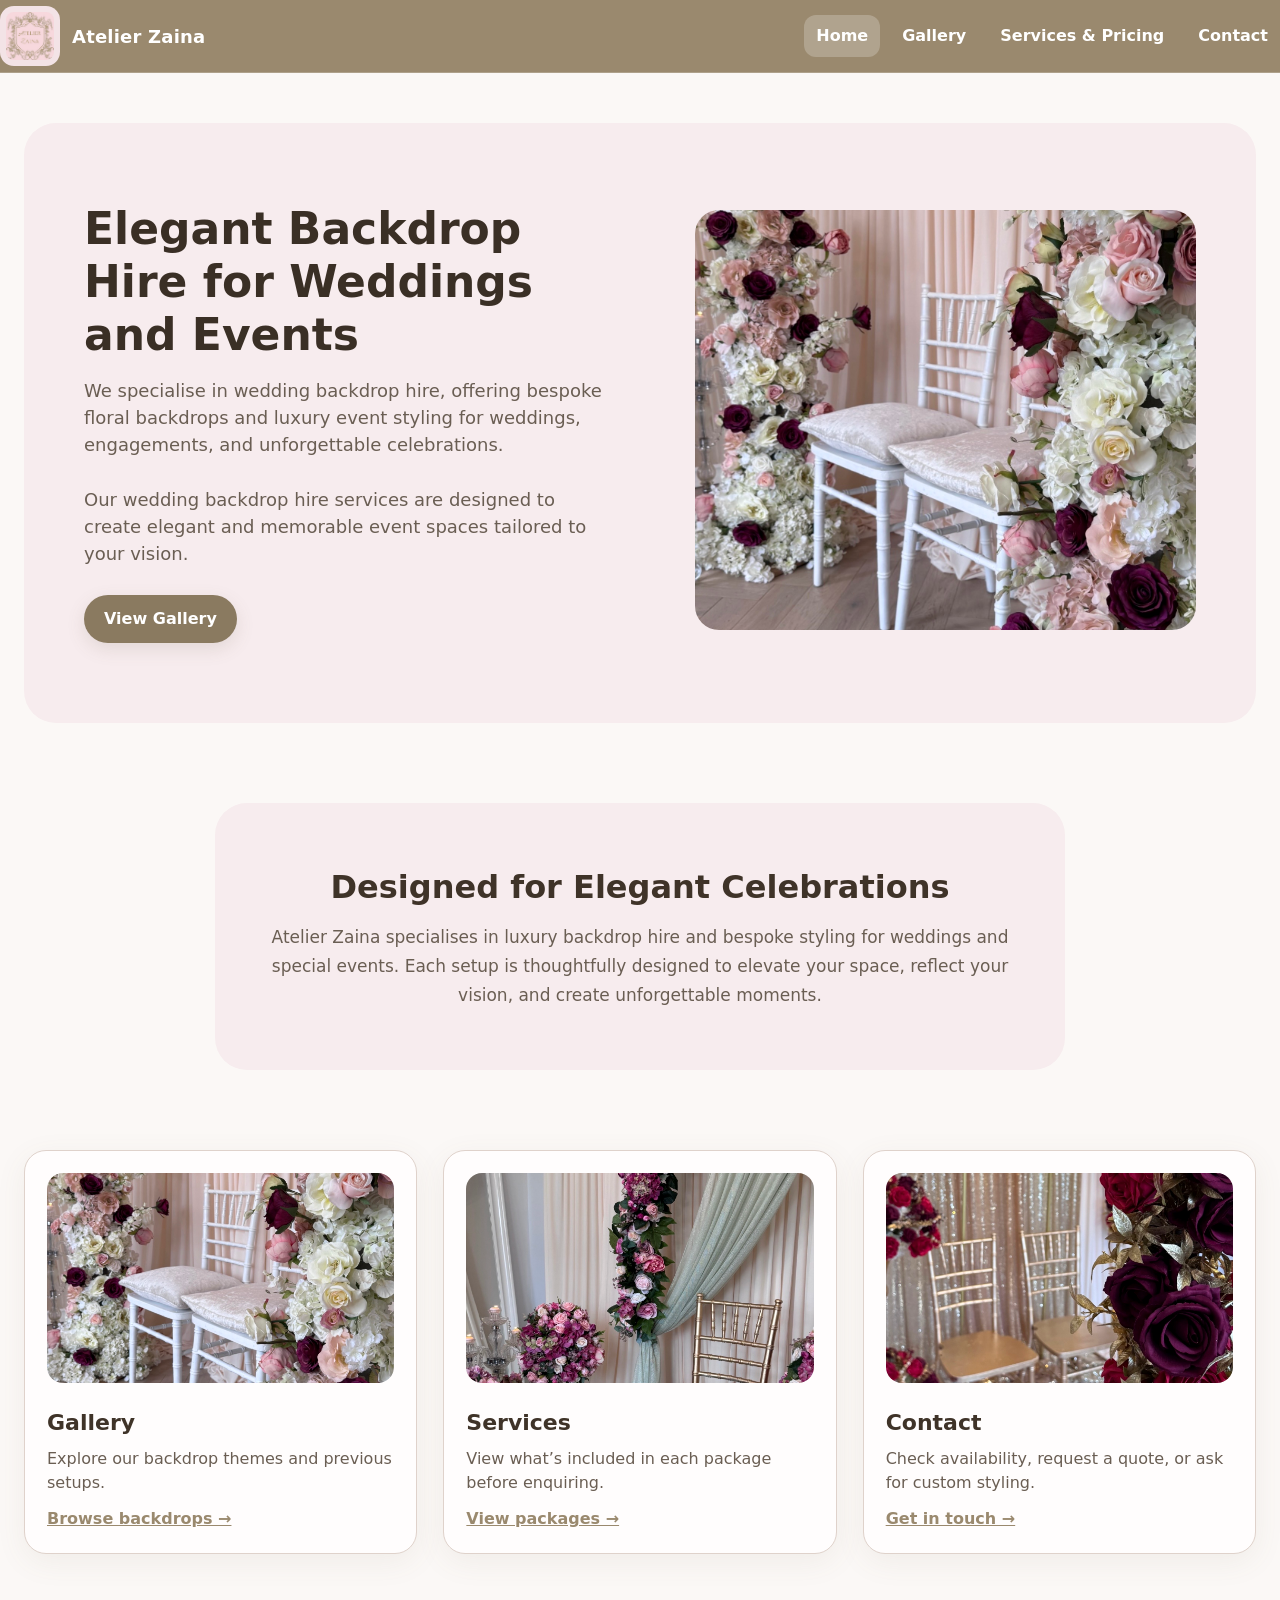
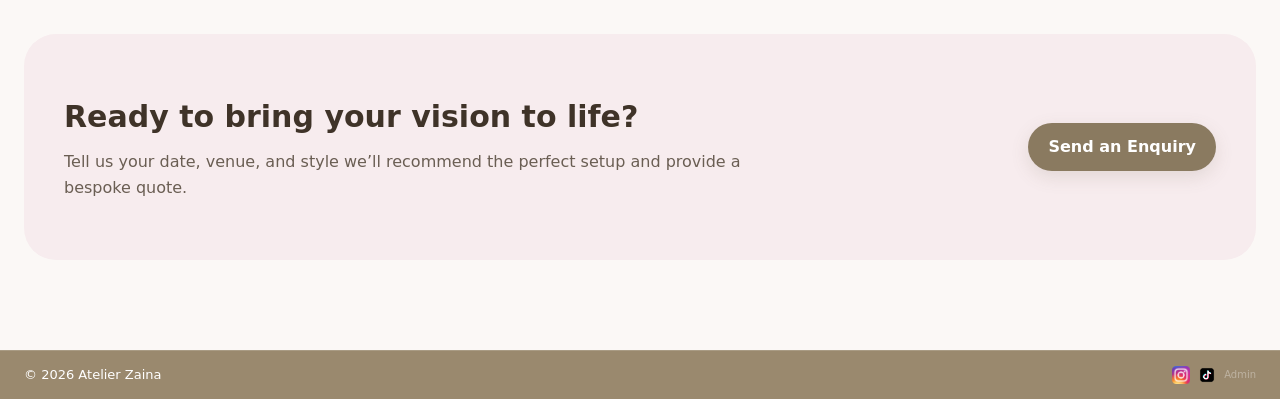
<file: index.html>
<!doctype html>
<html lang="en">
<head>
  <meta charset="utf-8" />
  <meta name="viewport" content="width=device-width, initial-scale=1" />
  <title>Atelier Zaina | Wedding Backdrop Hire</title>

  <link rel="stylesheet" href="css/style.css" />

  <link rel="icon" type="image/png" href="images/logo.png">
  <link rel="apple-touch-icon" href="images/logo.png">
</head>

<body>
  <header class="site-header">
    <div class="container header-inner">
      <a class="brand" href="index.html">
        <img src="images/logo.png" alt="Atelier Zaina logo" class="logo" />
        <span class="brand-name">Atelier Zaina</span>
      </a>

      <nav class="nav">
        <a href="index.html" class="active">Home</a>
        <a href="gallery.html">Gallery</a>
        <a href="services.html">Services & Pricing</a>
        <a href="contact.html">Contact</a>
      </nav>
    </div>
  </header>

  <main class="container">

    <section class="hero">
      <div class="hero-content">
        <h1>Elegant Backdrop Hire for Weddings and Events</h1>
        <p>
          We specialise in wedding backdrop hire, offering bespoke floral backdrops and luxury event styling for weddings, engagements, and unforgettable celebrations.
        </p>
        <p>
          Our wedding backdrop hire services are designed to create elegant and memorable event spaces tailored to your vision.
        </p>
        <a href="gallery.html" class="btn-primary">View Gallery</a>
      </div>

      <div class="hero-image">
        <img src="images/neutral-theme1.jpeg" alt="Luxury wedding backdrop">
      </div>
    </section>

    <!-- ABOUT / BRAND -->
    <section class="about section-soft">
      <h2>Designed for Elegant Celebrations</h2>
      <p>
        Atelier Zaina specialises in luxury backdrop hire and bespoke styling for weddings and special events.
        Each setup is thoughtfully designed to elevate your space, reflect your vision, and create unforgettable moments.
      </p>
    </section>

    <!-- FEATURE CARDS -->
    <section class="home-grid">
      <a class="home-card" href="gallery.html">
        <img src="images/neutral-theme1.jpeg" alt="">
        <h2>Gallery</h2>
        <p>Explore our backdrop themes and previous setups.</p>
        <span class="home-link">Browse backdrops →</span>
      </a>

      <a class="home-card" href="services.html">
        <img src="images/mint-theme2.jpeg" alt="">
        <h2>Services</h2>
        <p>View what’s included in each package before enquiring.</p>
        <span class="home-link">View packages →</span>
      </a>

      <a class="home-card" href="contact.html">
        <img src="images/red-theme1.jpeg" alt="">
        <h2>Contact</h2>
        <p>Check availability, request a quote, or ask for custom styling.</p>
        <span class="home-link">Get in touch →</span>
      </a>
    </section>

    <section class="cta section-soft">
      <div class="cta-inner">
        <div>
          <h2>Ready to bring your vision to life?</h2>
          <p>
            Tell us your date, venue, and style  we’ll recommend the perfect setup and provide a bespoke quote.
          </p>
        </div>
        <a class="btn-primary" href="contact.html">Send an Enquiry</a>
      </div>
    </section>

  </main>

  <footer class="site-footer">
    <div class="container footer-inner">
      <p>© <span id="year"></span> Atelier Zaina</p>
      <div class="footer-links">
        <a href="https://www.instagram.com/atelierzaina/" target="_blank">
        <img src="images/instagram.png" alt="Instagram" class="social-icon">
        </a>
        <a href="https://www.tiktok.com/@atelierzaina" target="_blank">
  <img src="images/tiktok.png" alt="TikTok" class="social-icon">
        </a>
        <a href="/admin/login.php" class="admin-link">Admin</a>
      </div>
    </div>
  </footer>

  <script>
    document.getElementById("year").textContent = new Date().getFullYear();
  </script>
</body>
</html>
</file>
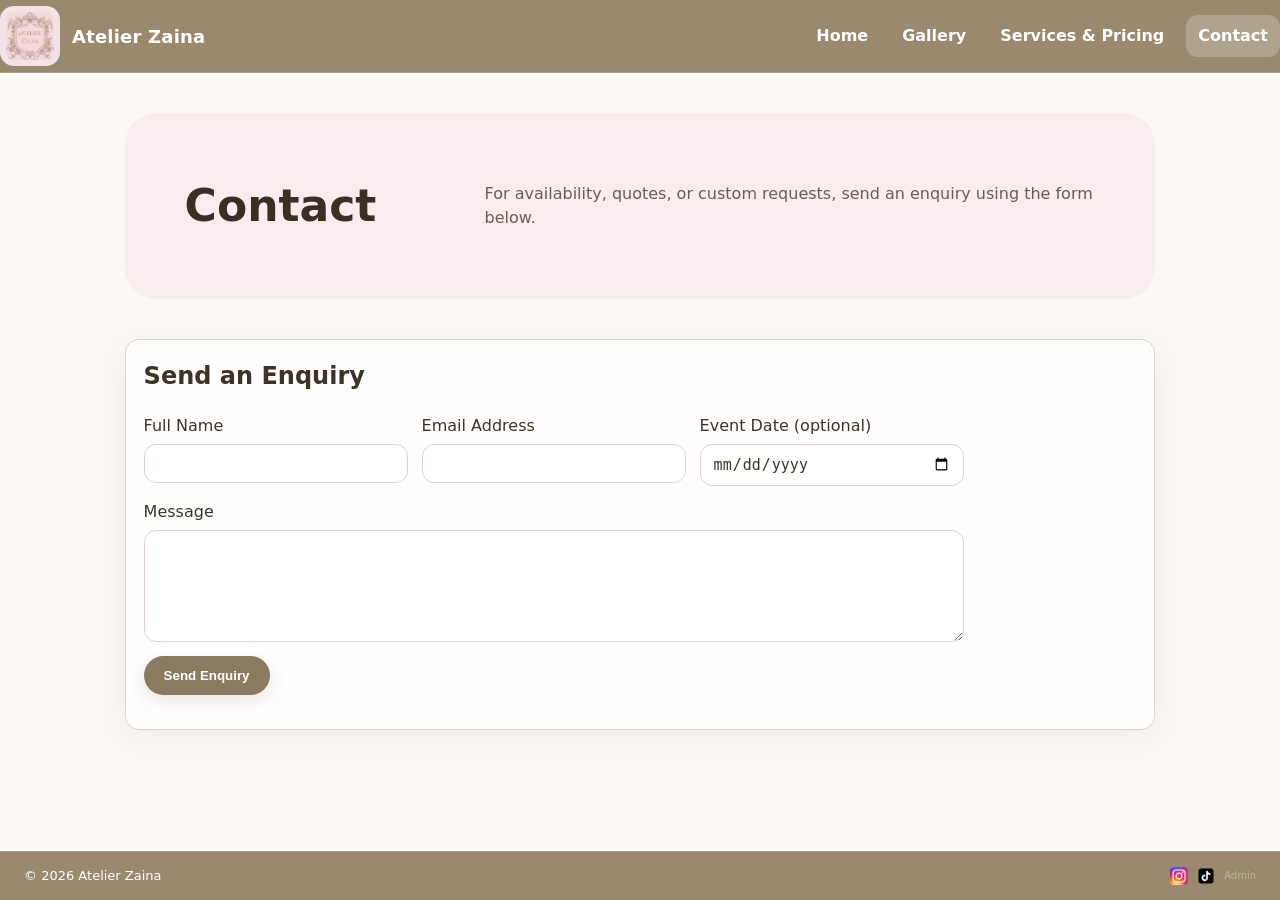
<file: contact.html>
<!doctype html>
<html lang="en">
<head>
  <meta charset="utf-8" />
  <meta name="viewport" content="width=device-width, initial-scale=1" />
  <title>Contact | Atelier Zaina</title>

  <link rel="stylesheet" href="css/style.css" />

  <!-- Tab icon (favicon) -->
  <link rel="icon" type="image/png" href="images/logo.png">
  <link rel="apple-touch-icon" href="images/logo.png">
</head>

<body>
  <header class="site-header">
    <div class="container header-inner">
      <a class="brand" href="index.html">
        <img src="images/logo.png" alt="Atelier Zaina logo" class="logo" />
        <span class="brand-name">Atelier Zaina</span>
      </a>

      <nav class="nav">
        <a href="index.html">Home</a>
        <a href="gallery.html">Gallery</a>
        <a href="services.html">Services &amp; Pricing</a>
        <a href="contact.html" class="active">Contact</a>
      </nav>
    </div>
  </header>

  <main class="container">
    <section class="contact-hero">
    <h1>Contact</h1>
    <p>
    For availability, quotes, or custom requests, send an enquiry using the form below.
    </p>
    </section>


    <section class="card">
      <h2>Send an Enquiry</h2>

      <form id="contactForm" class="form" novalidate>
        <div class="form-grid">
          <div class="field">
            <label for="name">Full Name</label>
            <input id="name" name="name" type="text" autocomplete="name" required>
          </div>

          <div class="field">
            <label for="email">Email Address</label>
            <input id="email" name="email" type="email" autocomplete="email" required>
          </div>

          <div class="field">
            <label for="date">Event Date (optional)</label>
            <input id="date" name="date" type="date">
          </div>

          <div class="field field-full">
            <label for="message">Message</label>
            <textarea id="message" name="message" rows="5" required></textarea>
          </div>
        </div>

        <button type="submit">Send Enquiry</button>

        <p id="formStatus" class="status" aria-live="polite"></p>
      </form>
    </section>
  </main>

  <footer class="site-footer">
    <div class="container footer-inner">
      <p>© <span id="year"></span> Atelier Zaina</p>
      <div class="footer-links">
        <a href="https://www.instagram.com/atelierzaina/" target="_blank">
        <img src="images/instagram.png" alt="Instagram" class="social-icon">
        </a>
        <a href="https://www.tiktok.com/@atelierzaina" target="_blank">
        <img src="images/tiktok.png" alt="TikTok" class="social-icon tiktok-icon">
        </a>
        <a href="/admin/login.php" class="admin-link">Admin</a>
      </div>
    </div>
  </footer>

  <script>
    // Footer year
    document.getElementById("year").textContent = new Date().getFullYear();

    // Contact form submit (NO MAILTO)
    const form = document.getElementById("contactForm");
    const statusMsg = document.getElementById("formStatus");

    form.addEventListener("submit", async (e) => {
      e.preventDefault();

      // Basic browser validation message
      if (!form.checkValidity()) {
        statusMsg.textContent = "Please fill in all required fields.";
        return;
      }

      statusMsg.textContent = "Sending your enquiry…";

      const formData = new FormData(form);

      try {
        const res = await fetch("send_enquiry.php", {
          method: "POST",
          body: formData
        });

        const text = await res.text();

        if (res.ok && text.trim() === "OK") {
          form.reset();
          statusMsg.textContent = "Your enquiry has been sent successfully.";
        } else {
          statusMsg.textContent = "Something went wrong. Please try again.";
        }
      } catch (err) {
        statusMsg.textContent = "Network/server error.";
      }
    });
  </script>
</body>
</html>
</file>
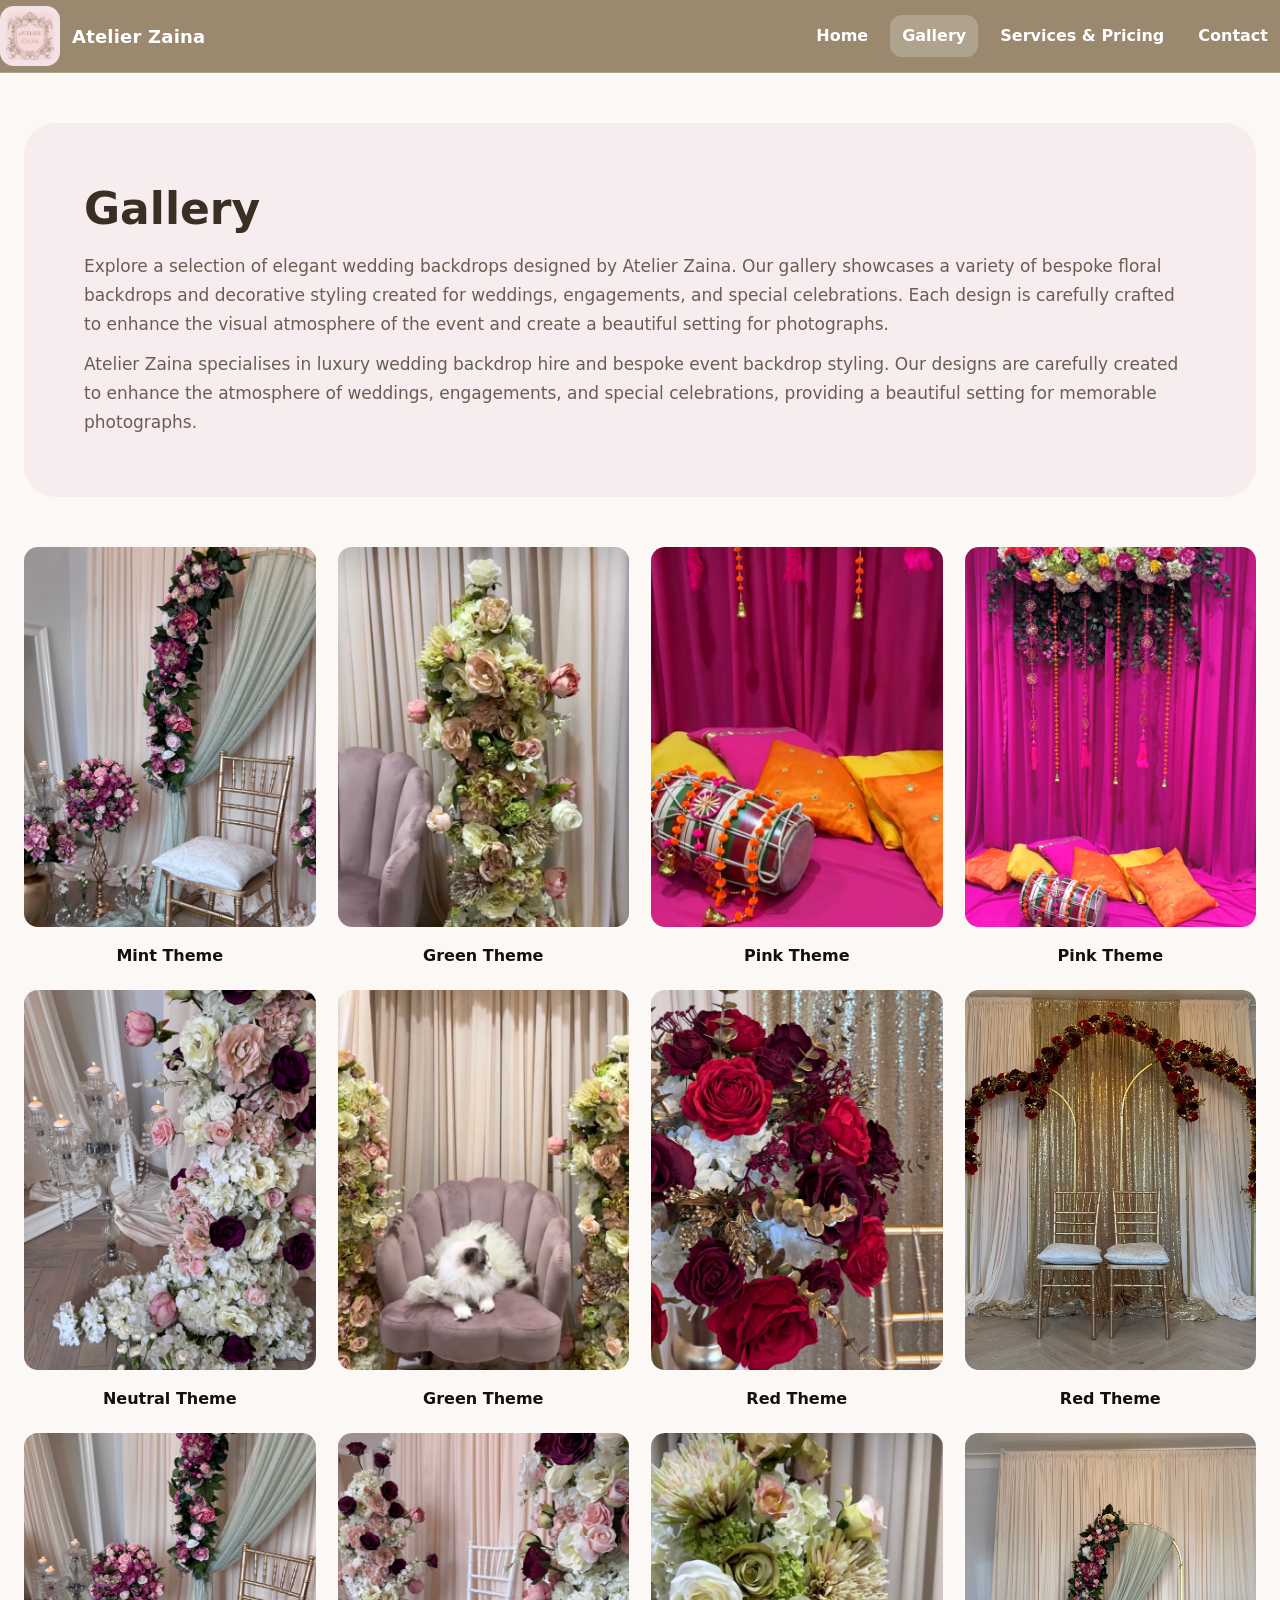
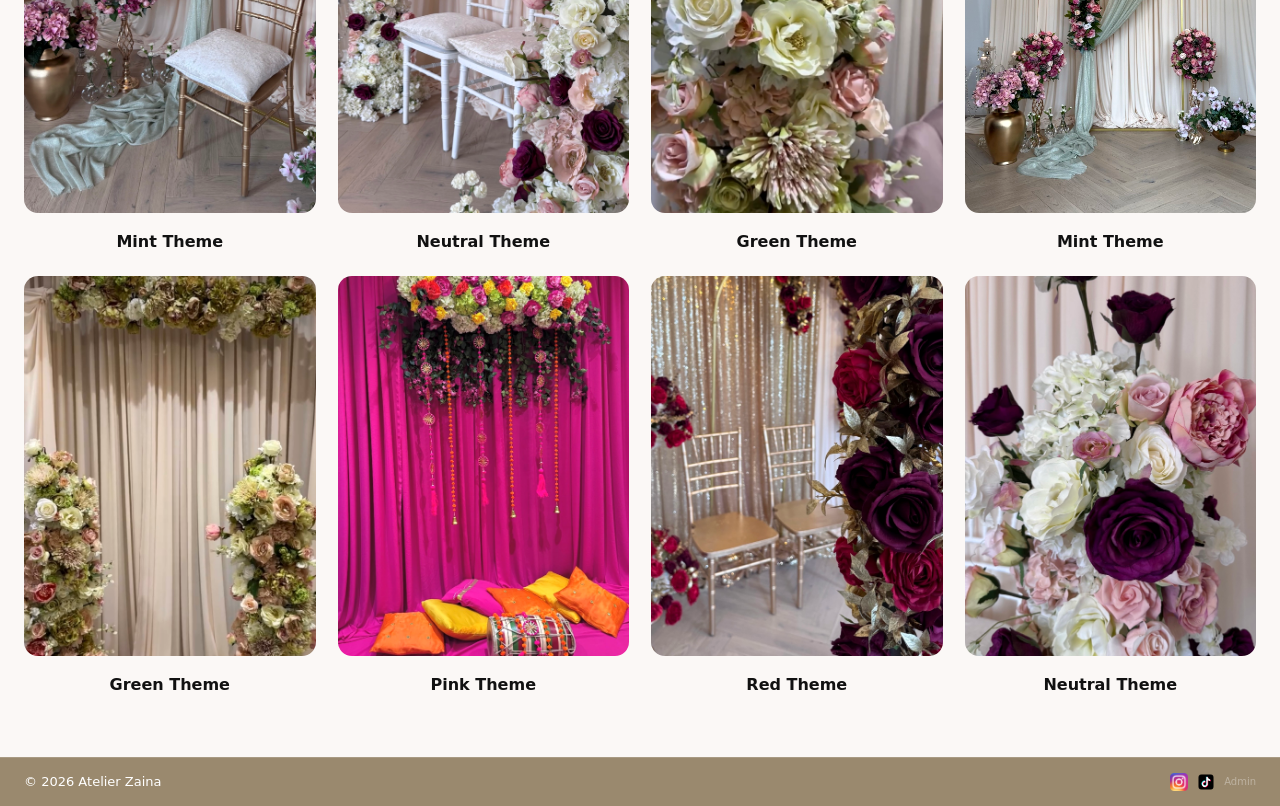
<file: gallery.html>
<!doctype html>
<html lang="en">
<head>
  <meta charset="utf-8" />
  <meta name="viewport" content="width=device-width, initial-scale=1" />
  <title>Gallery | Atelier Zaina</title>

  <link rel="stylesheet" href="css/style.css" />
  <link rel="icon" type="image/png" href="images/logo.png">
  <link rel="apple-touch-icon" href="images/logo.png">
</head>

<body>
  <header class="site-header">
    <div class="container header-inner">
      <a class="brand" href="index.html">
        <img src="images/logo.png" alt="Atelier Zaina logo" class="logo" />
        <span class="brand-name">Atelier Zaina</span>
      </a>

      <nav class="nav">
        <a href="index.html">Home</a>
        <a href="gallery.html" class="active">Gallery</a>
        <a href="services.html">Services &amp; Pricing</a>
        <a href="contact.html">Contact</a>
      </nav>
    </div>
  </header>

  <main class="container">
    <section class="page-hero">
      <h1>Gallery</h1>
      <p>Explore a selection of elegant wedding backdrops designed by Atelier Zaina. Our gallery showcases a variety of bespoke floral backdrops and decorative styling created for weddings, engagements, and special celebrations. Each design is carefully crafted to enhance the visual atmosphere of the event and create a beautiful setting for photographs.</p>
      <p>Atelier Zaina specialises in luxury wedding backdrop hire and bespoke event backdrop styling. Our designs are carefully created to enhance the atmosphere of weddings, engagements, and special celebrations, providing a beautiful setting for memorable photographs.</p>
    </section>
  
    <!-- Big 4-column gallery grid -->
    <section class="gallery-grid" id="galleryGrid">

      <figure class="gallery-item">
        <img src="images/mint-theme1.jpeg" alt="Mint theme backdrop 1" loading="lazy">
        <figcaption>Mint Theme</figcaption>
      </figure>

      <figure class="gallery-item">
        <img src="images/mint-theme2.jpeg" alt="Mint theme backdrop 2" loading="lazy">
        <figcaption>Mint Theme</figcaption>
      </figure>

      <figure class="gallery-item">
        <img src="images/mint-theme3.jpeg" alt="Mint theme backdrop 1" loading="lazy">
        <figcaption>Mint Theme</figcaption>
      </figure>

      <figure class="gallery-item">
        <img src="images/neutral-theme1.jpeg" alt="Neutral theme backdrop 1" loading="lazy">
        <figcaption>Neutral Theme</figcaption>
      </figure>

      <figure class="gallery-item">
        <img src="images/neutral-theme2.jpeg" alt="Neutral theme backdrop 2" loading="lazy">
        <figcaption>Neutral Theme</figcaption>
      </figure>

      <figure class="gallery-item">
        <img src="images/neutral-theme3.jpeg" alt="Neutral theme backdrop 3" loading="lazy">
        <figcaption>Neutral Theme</figcaption>
      </figure>

      <figure class="gallery-item">
        <img src="images/pink-theme1.jpeg" alt="Pink theme backdrop 1" loading="lazy">
        <figcaption>Pink Theme</figcaption>
      </figure>

      <figure class="gallery-item">
        <img src="images/pink-theme2.jpeg" alt="Pink theme backdrop 2" loading="lazy">
        <figcaption>Pink Theme</figcaption>
      </figure>

      <figure class="gallery-item">
        <img src="images/pink-theme3.jpeg" alt="Pink theme backdrop 3" loading="lazy">
        <figcaption>Pink Theme</figcaption>
      </figure>

      <figure class="gallery-item">
        <img src="images/green-theme1.jpeg" alt="Green theme backdrop 1" loading="lazy">
        <figcaption>Green Theme</figcaption>
      </figure>

      <figure class="gallery-item">
        <img src="images/green-theme2.jpeg" alt="Green theme backdrop 2" loading="lazy">
        <figcaption>Green Theme</figcaption>
      </figure>

      <figure class="gallery-item">
        <img src="images/green-theme3.jpeg" alt="Green theme backdrop 3" loading="lazy">
        <figcaption>Green Theme</figcaption>
      </figure>

      <figure class="gallery-item">
        <img src="images/green-theme4.jpeg" alt="Green theme backdrop 4" loading="lazy">
        <figcaption>Green Theme</figcaption>
      </figure>

      <figure class="gallery-item">
        <img src="images/red-theme1.jpeg" alt="Red theme backdrop 1" loading="lazy">
        <figcaption>Red Theme</figcaption>
      </figure>

      <figure class="gallery-item">
        <img src="images/red-theme2.jpeg" alt="Red theme backdrop 2" loading="lazy">
        <figcaption>Red Theme</figcaption>
      </figure>

      <figure class="gallery-item">
        <img src="images/red-theme3.jpeg" alt="Red theme backdrop 3" loading="lazy">
        <figcaption>Red Theme</figcaption>
      </figure>
    </section>
  </main>

  <footer class="site-footer">
    <div class="container footer-inner">
      <p>© <span id="year"></span> Atelier Zaina</p>
      <div class="footer-links">
        <a href="https://www.instagram.com/atelierzaina/" target="_blank">
        <img src="images/instagram.png" alt="Instagram" class="social-icon">
        </a>
        <a href="https://www.tiktok.com/@atelierzaina" target="_blank">
        <img src="images/tiktok.png" alt="TikTok" class="social-icon tiktok-icon">
        </a>
        <a href="/admin/login.php" class="admin-link">Admin</a>
      </div>
    </div>
  </footer>

  <script>
    // Footer year
    document.getElementById("year").textContent = new Date().getFullYear();

    // Randomise gallery order on each page load
    const grid = document.getElementById("galleryGrid");
    const items = Array.from(grid.children);

    for (let i = items.length - 1; i > 0; i--) {
      const j = Math.floor(Math.random() * (i + 1));
      [items[i], items[j]] = [items[j], items[i]];
    }

    items.forEach(item => grid.appendChild(item));
  </script>
</body>
</html>
</file>
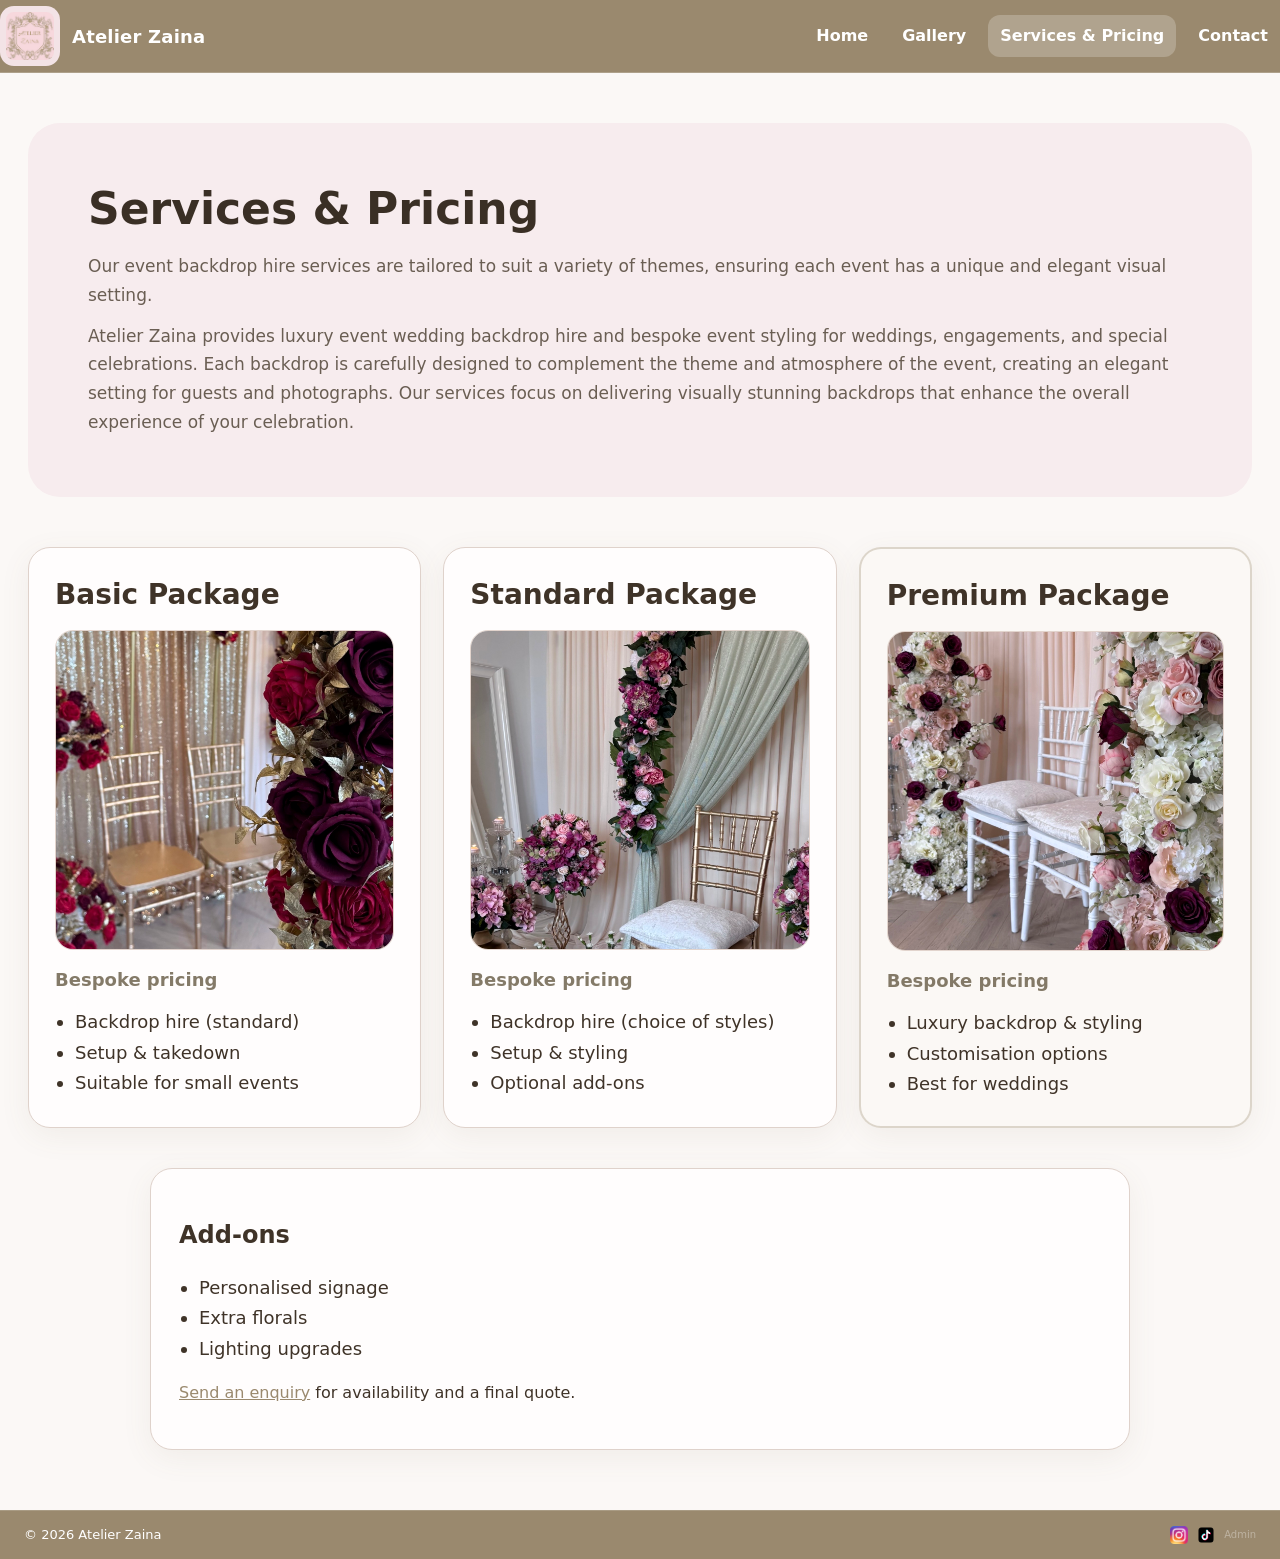
<file: services.html>
<!doctype html>
<html lang="en">
<head>
  <meta charset="utf-8" />
  <meta name="viewport" content="width=device-width, initial-scale=1" />
  <title>Services & Pricing | Atelier Zaina</title>
  <link rel="stylesheet" href="css/style.css" />
  <link rel="icon" type="image/png" href="images/logo.png">
  <link rel="apple-touch-icon" href="images/logo.png">
</head>

<body>
  <header class="site-header">
    <div class="container header-inner">
      <a class="brand" href="index.html">
        <img src="images/logo.png" alt="Atelier Zaina logo" class="logo" />
        <span class="brand-name">Atelier Zaina</span>
      </a>
      <nav class="nav">
        <a href="index.html">Home</a>
        <a href="gallery.html">Gallery</a>
        <a href="services.html" class="active">Services &amp; Pricing</a>
        <a href="contact.html">Contact</a>
      </nav>
    </div>
  </header>

  <!-- WIDE container so it fills the page more -->
  <main class="container-wide">
    <section class="page-hero">
    <h1>Services & Pricing</h1>
    <p>
      Our event backdrop hire services are tailored to suit a variety of themes, ensuring each event has a unique and elegant visual setting.
    </p>
    <p>
      Atelier Zaina provides luxury event wedding backdrop hire and bespoke event styling for weddings, engagements, and special celebrations. Each backdrop is carefully designed to complement the theme and atmosphere of the event, creating an elegant setting for guests and photographs. Our services focus on delivering visually stunning backdrops that enhance the overall experience of your celebration.
    </p>
    </section>

    <!-- BIG cards -->
    <section class="pricing-grid">
      <!-- BASIC -->
      <article class="pricing-card">
        <h2>Basic Package</h2>

        <img
          src="images/red-theme1.jpeg"
          alt="Backdrop example"
          class="pricing-img"
          loading="lazy"
        />

        <p class="pricing-sub">Bespoke pricing</p>

        <ul class="pricing-list">
          <li>Backdrop hire (standard)</li>
          <li>Setup &amp; takedown</li>
          <li>Suitable for small events</li>
        </ul>
      </article>

      <!-- STANDARD -->
      <article class="pricing-card">
        <h2>Standard Package</h2>

        <img
          src="images/mint-theme2.jpeg"
          alt="Backdrop example"
          class="pricing-img"
          loading="lazy"
        />

        <p class="pricing-sub">Bespoke pricing</p>

        <ul class="pricing-list">
          <li>Backdrop hire (choice of styles)</li>
          <li>Setup &amp; styling</li>
          <li>Optional add-ons</li>
        </ul>
      </article>

      <!-- PREMIUM -->
      <article class="pricing-card pricing-card-featured">
        <h2>Premium Package</h2>

        <img
          src="images/neutral-theme1.jpeg"
          alt="Backdrop example"
          class="pricing-img"
          loading="lazy"
        />

        <p class="pricing-sub">Bespoke pricing</p>

        <ul class="pricing-list">
          <li>Luxury backdrop &amp; styling</li>
          <li>Customisation options</li>
          <li>Best for weddings</li>
        </ul>
      </article>
    </section>

    <section class="addons-card">
      <h2>Add-ons</h2>
      <ul class="pricing-list">
        <li>Personalised signage</li>
        <li>Extra florals</li>
        <li>Lighting upgrades</li>
      </ul>
      <p>
        <a href="contact.html">Send an enquiry</a> for availability and a final quote.
      </p>
    </section>
  </main>

  <footer class="site-footer">
    <div class="container footer-inner">
      <p>© <span id="year"></span> Atelier Zaina</p>
      <div class="footer-links">
        <a href="https://www.instagram.com/atelierzaina/" target="_blank">
        <img src="images/instagram.png" alt="Instagram" class="social-icon">
        </a>
        <a href="https://www.tiktok.com/@atelierzaina" target="_blank">
        <img src="images/tiktok.png" alt="TikTok" class="social-icon tiktok-icon">
        </a>
        <a href="/admin/login.php" class="admin-link">Admin</a>
      </div>
    </div>
  </footer>

  <script>
    document.getElementById("year").textContent = new Date().getFullYear();
  </script>
</body>
</html>
</file>
<file: css/style.css>
:root{
  --bg: #fbf8f6;           /* softer warm cream */
  --text: #3f3328;         /* warm dark brown */

  --brand: #9a896e;        /* gold/taupe */
  --brand-dark: #6f644f;   /* darker taupe */
  --brand-soft: #f3e3e6;   /* blush pink */
  --brand-soft-2: #ead7d9; /* slightly deeper blush */

  --muted: #6a5e53;
  --border: #dfd2cb;
  --card: #ffffff;         /* keep cards white */
  --radius: 14px;
}

*{ box-sizing: border-box; }

body{
  margin: 0;
  font-family: system-ui, -apple-system, Segoe UI, Roboto, Arial, sans-serif;
  line-height: 1.5;
  color: var(--text);
  background: var(--bg);

  min-height: 100vh;
  display: flex;
  flex-direction: column;
}

main{ flex: 1; }

.container{
  max-width: 1300px;
  margin: 0 auto;
  padding: 0 24px;
}

/* Links */
a{ color: var(--brand); }
a:hover{ color: var(--brand-dark); }

/* Header */
.site-header{
  position: sticky;
  top: 0;
  background: var(--brand);
  border-bottom: 1px solid rgba(255,255,255,0.2);
  z-index: 1000;
}

.header-inner{
  display: flex;
  align-items: center;
  justify-content: space-between;
  gap: 16px;
  min-height: 72px;
  padding: 6px 0;
}

/* Brand (logo + name) */
.brand{
  display: flex;
  align-items: center;
  gap: 12px;
  text-decoration: none;
  color: #fff;
}

.logo{
  width: 60px;
  height: 60px;
  object-fit: contain;
  border-radius: 14px;
  background: var(--brand-soft);
  padding: 6px;
}

.brand-name{
  font-weight: 800;
  font-size: 18px;
  letter-spacing: 0.2px;
  color: #fff;
}

/* Nav */
.nav{
  display: flex;
  align-items: center;
  gap: 10px;
}

.nav a{
  text-decoration: none;
  padding: 9px 12px;
  border-radius: 12px;
  color: #fff;
  font-weight: 600;
}

.nav a.active{
  background: rgba(255,255,255,0.22);
  color: #fff;
  font-weight: 800;
}

.nav a:hover{
  background: rgba(255,255,255,0.14);
}

/* Buttons */
.button, button, .btn-primary{
  display: inline-block;
  padding: 12px 20px;
  border-radius: 999px;
  background: #8a7a60;
  color: #fff;
  text-decoration: none;
  border: none;
  font-weight: 700;
  cursor: pointer;
  box-shadow: 0 6px 18px rgba(111, 100, 79, 0.15);
}

.button:hover, button:hover, .btn-primary:hover{
  background: var(--brand-dark);
}

/* Base card + grid (used on multiple pages) */
.grid{
  display: grid;
  gap: 18px;
  grid-template-columns: repeat(3, 1fr);
  padding: 18px 0 46px;
}

.card{
  border: 1px solid var(--border);
  border-radius: var(--radius);
  padding: 18px;
  background: #fffdfd;
  box-shadow: 0 8px 30px rgba(111, 100, 79, 0.08);
}

.card h2{ margin-top: 0; }

/* Footer */
.site-footer{
  background: var(--brand);
  border-top: 1px solid rgba(255,255,255,0.15);
  padding: 8px 0;
  font-size: 13px;
  color: #fff;
}

.site-footer p,
.site-footer a{
  color: #fff;
  margin: 0;
  line-height: 1.2;
}

.footer-inner{
  display: flex;
  align-items: center;
  justify-content: space-between;
  gap: 8px;
  flex-wrap: wrap;
  min-height: 32px;
}

.footer-links{
  display: flex;
  align-items: center;
  gap: 8px;
}

.footer-links a{
  text-decoration: none;
  display: inline-flex;
  align-items: center;
}

.social-icon{
  width: 18px;
  height: 18px;
  object-fit: contain;
  display: block;
}

.tiktok-icon{
  width: 20px;
  height: 20px;
}

.admin-link{
  font-size: 10px;
  opacity: 0.35;
  text-decoration: none;
  margin-left: 4px;
  line-height: 1;
}

.admin-link:hover{
  opacity: 1;
}

/* -----------------------------
   HOME PAGE
-------------------------------- */
.hero{
  display: grid;
  grid-template-columns: 1.1fr 1fr;
  gap: 60px;
  align-items: center;
  background: #f7ecee;
  padding: 80px 60px;
  border-radius: 32px;
  margin: 50px 0 80px;
}

.hero-content h1{
  font-size: 44px;
  line-height: 1.2;
  margin: 0 0 16px;
  color: #3a2f25;
}

.hero-content p{
  font-size: 18px;
  color: var(--muted);
  max-width: 520px;
  margin: 0 0 28px;
}

.hero-image img{
  width: 100%;
  height: 420px;
  border-radius: 24px;
  object-fit: cover;
  filter: contrast(1.03) saturate(1.05);
}

/* Inner page hero (gallery, services) — single column, full width */
.page-hero{
  background: #f7ecee;
  border-radius: 32px;
  padding: 60px;
  margin: 50px 0 40px;
  display: block;
  width: 100%;
}

.page-hero h1{
  font-size: 44px;
  line-height: 1.2;
  margin: 0 0 16px;
  color: #3a2f25;
}

.page-hero p{
  font-size: 17px;
  color: var(--muted);
  line-height: 1.7;
  margin: 0 0 12px;
}

.page-hero p:last-child{
  margin-bottom: 0;
}

.section-soft{
  background: #f7ecee;
  border-radius: 32px;
  padding: 60px 40px;
  margin: 80px 0;
}

.about{
  text-align: center;
  max-width: 850px;
  margin-left: auto;
  margin-right: auto;
}

.about h2{
  font-size: 32px;
  margin: 0 0 12px;
}

.about p{
  font-size: 17px;
  color: var(--muted);
  line-height: 1.7;
  margin: 0;
}

.home-grid{
  display: grid;
  grid-template-columns: repeat(3, 1fr);
  gap: 26px;
  margin: 70px 0;
}

.home-card{
  border: 1px solid var(--border);
  border-radius: 22px;
  background: #fffdfd;
  padding: 22px;
  text-decoration: none;
  color: inherit;
  transition: transform 0.2s ease, box-shadow 0.2s ease;
  box-shadow: 0 8px 30px rgba(111, 100, 79, 0.08);
}

.home-card:hover{
  transform: translateY(-4px);
  box-shadow: 0 10px 30px rgba(0,0,0,0.06);
}

.home-card img{
  width: 100%;
  height: 210px;
  object-fit: cover;
  border-radius: 16px;
  margin-bottom: 16px;
  filter: contrast(1.03) saturate(1.05);
}

.home-card h2{
  margin: 0 0 8px;
  font-size: 22px;
}

.home-card p{
  margin: 0 0 12px;
  color: var(--muted);
  line-height: 1.5;
}

.home-link{
  color: var(--brand);
  font-weight: 600;
  text-decoration: underline;
}

.cta{
  margin-bottom: 90px;
}

.cta-inner{
  display: flex;
  gap: 30px;
  justify-content: space-between;
  align-items: center;
}

.cta h2{
  font-size: 30px;
  margin: 0 0 10px;
}

.cta p{
  margin: 0;
  color: var(--muted);
  line-height: 1.6;
  max-width: 700px;
}

/* -----------------------------
   GALLERY
-------------------------------- */
.gallery-grid{
  display: grid;
  grid-template-columns: repeat(4, 1fr);
  gap: 22px;
  padding: 10px 0 60px;
}

.gallery-item{ margin: 0; }

.gallery-item img{
  width: 100%;
  height: 380px;
  object-fit: cover;
  border-radius: 14px;
  transition: transform 0.3s ease;
  filter: contrast(1.03) saturate(1.05);
}

.gallery-item:hover img{
  transform: scale(1.04);
}

.gallery-item figcaption{
  text-align: center;
  margin-top: 10px;
  font-weight: 700;
  color: #111;
}

/* -----------------------------
   SERVICES / PRICING
-------------------------------- */
.container-wide{
  max-width: 1400px;
  margin: 0 auto;
  padding: 0 28px;
}

.pricing-grid{
  display: grid;
  grid-template-columns: repeat(3, 1fr);
  gap: 22px;
  padding: 10px 0 40px;
}

.pricing-card{
  border: 1px solid var(--border);
  border-radius: 22px;
  background: #fffdfd;
  padding: 26px;
  box-shadow: 0 8px 30px rgba(111, 100, 79, 0.08);
}

.pricing-card h2{
  margin: 0 0 14px;
  font-size: 28px;
}

.pricing-img{
  width: 100%;
  height: 320px;
  object-fit: cover;
  border-radius: 18px;
  display: block;
  border: 1px solid var(--border);
  margin: 0 0 16px;
  filter: contrast(1.03) saturate(1.05);
}

.pricing-sub{
  margin: 0 0 14px;
  font-weight: 700;
  font-size: 18px;
  color: var(--brand-dark);
  opacity: 0.85;
}

.pricing-list{
  margin: 0;
  padding-left: 20px;
  font-size: 18px;
  line-height: 1.7;
}

.pricing-card-featured{
  background: #fbf8f5;
  border: 2px solid rgba(162, 146, 120, 0.35);
}

.addons-card{
  border: 1px solid var(--border);
  border-radius: 22px;
  background: #fffdfd;
  padding: 28px;
  max-width: 980px;
  margin: 0 auto 60px;
  box-shadow: 0 8px 30px rgba(111, 100, 79, 0.08);
}

/* -----------------------------
   CONTACT FORM
-------------------------------- */
.form{ max-width: 820px; }

.form-grid{
  display: grid;
  grid-template-columns: 1fr 1fr 1fr;
  gap: 14px;
  margin-bottom: 14px;
}

.field{
  display: flex;
  flex-direction: column;
  gap: 6px;
}

.field-full{ grid-column: 1 / -1; }

input, textarea{
  border: 1px solid var(--border);
  border-radius: 12px;
  padding: 10px 12px;
  font-size: 15px;
  background: #fff;
  color: var(--text);
}

.note{
  color: var(--muted);
  font-size: 14px;
}

.status{
  margin-top: 12px;
  color: var(--brand-dark);
  font-weight: 800;
}

/* Contact page intro box alignment */
.contact-hero{
  background: #f7ecee;
  border-radius: 32px;
  padding: 60px;
  margin: 40px 0 40px;
  display: grid;
  grid-template-columns: 260px 1fr;
  align-items: center;
  gap: 40px;
}

.contact-hero h1{
  margin: 0;
  font-size: 44px;
  color: #3a2f25;
}

.contact-hero p{
  margin: 0;
  color: var(--muted);
  max-width: 60ch;
}

/* Mobile */
@media (max-width: 900px){
  .contact-hero{
    grid-template-columns: 1fr;
    padding: 40px 24px;
    gap: 14px;
  }
  .contact-hero h1{
    font-size: 34px;
  }
}

/* -----------------------------
   RESPONSIVE
-------------------------------- */
@media (max-width: 1100px){
  .pricing-grid{ grid-template-columns: 1fr; }
  .pricing-img{ height: 280px; }
}

@media (max-width: 900px){
  .gallery-grid{ grid-template-columns: repeat(2, 1fr); }
  .gallery-item img{ height: 280px; }

  .hero{
    grid-template-columns: 1fr;
    padding: 50px 24px;
  }
  .hero-image img{ height: 320px; }

  .home-grid{ grid-template-columns: 1fr; }

  .cta-inner{
    flex-direction: column;
    align-items: flex-start;
  }
}

@media (max-width: 800px){
  .grid{ grid-template-columns: 1fr; }
  .header-inner{ flex-direction: column; align-items: flex-start; }
  .nav{ flex-wrap: wrap; }
  .form-grid{ grid-template-columns: 1fr; }
  .footer-inner{ flex-direction: column; align-items: flex-start; }
}

@media (max-width: 600px){
  .gallery-grid{ grid-template-columns: 1fr; }
  .gallery-item img{ height: 260px; }
}
</file>
